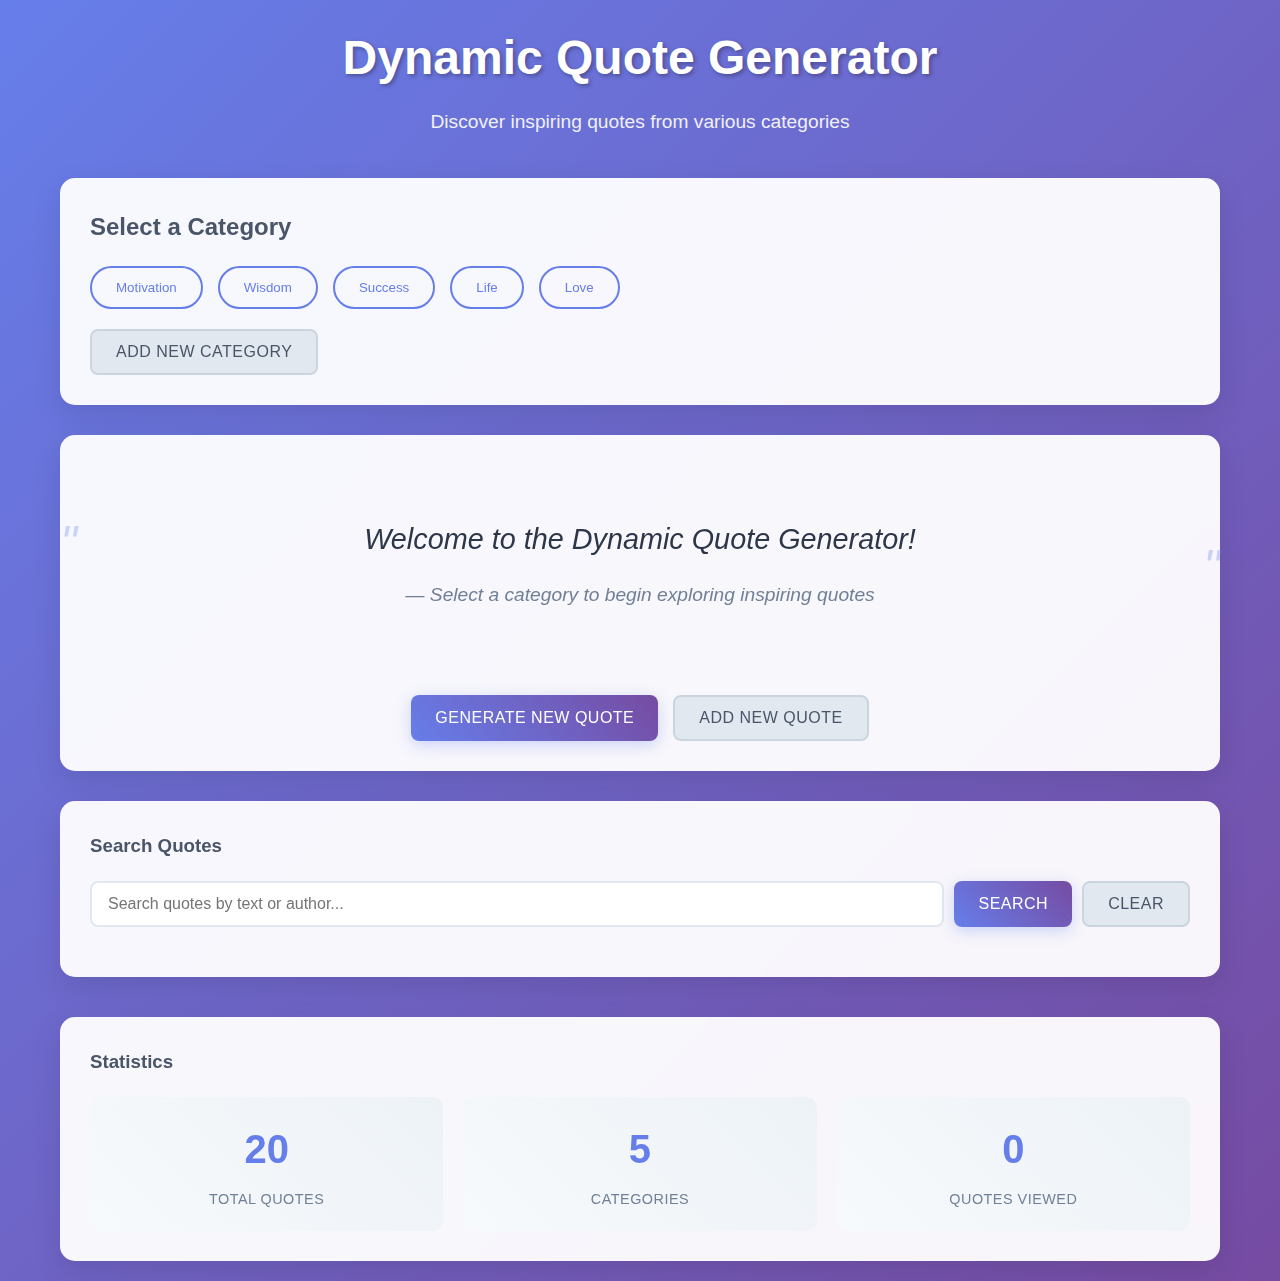
<file: index.html>
<!DOCTYPE html>
<html lang="en">
<head>
    <meta charset="UTF-8">
    <meta name="viewport" content="width=device-width, initial-scale=1.0">
    <title>Dynamic Quote Generator</title>
    <link rel="stylesheet" href="styles.css">
</head>
<body>
    <div class="container">
        <!-- Header Section -->
        <header class="header">
            <h1>Dynamic Quote Generator</h1>
            <p class="subtitle">Discover inspiring quotes from various categories</p>
        </header>

        <!-- Main Content Area -->
        <main class="main-content">
            <!-- Category Selection Section -->
            <section class="category-section">
                <h2>Select a Category</h2>
                <div class="category-container" id="categoryContainer">
                    <!-- Categories will be dynamically generated here -->
                </div>
                <button class="btn btn-secondary" id="addCategoryBtn">Add New Category</button>
            </section>

            <!-- Quote Display Section -->
            <section class="quote-section">
                <div class="quote-display" id="quoteDisplay">
                    <blockquote class="quote-text" id="quoteText">
                        Select a category to see inspiring quotes!
                    </blockquote>
                    <cite class="quote-author" id="quoteAuthor"></cite>
                </div>
                <div class="quote-controls">
                    <button class="btn btn-primary" id="generateQuoteBtn">Generate New Quote</button>
                    <button class="btn btn-secondary" id="addQuoteBtn">Add New Quote</button>
                </div>
            </section>

            <!-- Search and Filter Section -->
            <section class="search-section">
                <h3>Search Quotes</h3>
                <div class="search-container">
                    <input type="text" id="searchInput" placeholder="Search quotes by text or author..." class="search-input">
                    <button class="btn btn-primary" id="searchBtn">Search</button>
                    <button class="btn btn-secondary" id="clearSearchBtn">Clear</button>
                </div>
                <div class="search-results" id="searchResults">
                    <!-- Search results will be displayed here -->
                </div>
            </section>
        </main>

        <!-- Modal for Adding New Category -->
        <div class="modal" id="categoryModal">
            <div class="modal-content">
                <div class="modal-header">
                    <h3>Add New Category</h3>
                    <span class="close" id="closeCategoryModal">&times;</span>
                </div>
                <div class="modal-body">
                    <form id="categoryForm">
                        <div class="form-group">
                            <label for="categoryName">Category Name:</label>
                            <input type="text" id="categoryName" name="categoryName" required>
                        </div>
                        <div class="form-group">
                            <label for="categoryDescription">Description (optional):</label>
                            <textarea id="categoryDescription" name="categoryDescription" rows="3"></textarea>
                        </div>
                        <div class="form-actions">
                            <button type="submit" class="btn btn-primary">Add Category</button>
                            <button type="button" class="btn btn-secondary" id="cancelCategoryBtn">Cancel</button>
                        </div>
                    </form>
                </div>
            </div>
        </div>

        <!-- Modal for Adding New Quote -->
        <div class="modal" id="quoteModal">
            <div class="modal-content">
                <div class="modal-header">
                    <h3>Add New Quote</h3>
                    <span class="close" id="closeQuoteModal">&times;</span>
                </div>
                <div class="modal-body">
                    <form id="quoteForm">
                        <div class="form-group">
                            <label for="quoteTextInput">Quote Text:</label>
                            <textarea id="quoteTextInput" name="quoteText" rows="4" required></textarea>
                        </div>
                        <div class="form-group">
                            <label for="quoteAuthorInput">Author:</label>
                            <input type="text" id="quoteAuthorInput" name="quoteAuthor" required>
                        </div>
                        <div class="form-group">
                            <label for="quoteCategorySelect">Category:</label>
                            <select id="quoteCategorySelect" name="quoteCategory" required>
                                <!-- Options will be dynamically populated -->
                            </select>
                        </div>
                        <div class="form-actions">
                            <button type="submit" class="btn btn-primary">Add Quote</button>
                            <button type="button" class="btn btn-secondary" id="cancelQuoteBtn">Cancel</button>
                        </div>
                    </form>
                </div>
            </div>
        </div>

        <!-- Statistics Section -->
        <section class="stats-section">
            <h3>Statistics</h3>
            <div class="stats-container" id="statsContainer">
                <div class="stat-item">
                    <span class="stat-number" id="totalQuotes">0</span>
                    <span class="stat-label">Total Quotes</span>
                </div>
                <div class="stat-item">
                    <span class="stat-number" id="totalCategories">0</span>
                    <span class="stat-label">Categories</span>
                </div>
                <div class="stat-item">
                    <span class="stat-number" id="quotesViewed">0</span>
                    <span class="stat-label">Quotes Viewed</span>
                </div>
            </div>
        </section>
    </div>

    <!-- Loading Spinner -->
    <div class="loading-spinner" id="loadingSpinner">
        <div class="spinner"></div>
    </div>

    <!-- Toast Notifications -->
    <div class="toast-container" id="toastContainer">
        <!-- Toast messages will be dynamically added here -->
    </div>

    <script src="script.js"></script>
</body>
</html>
</file>
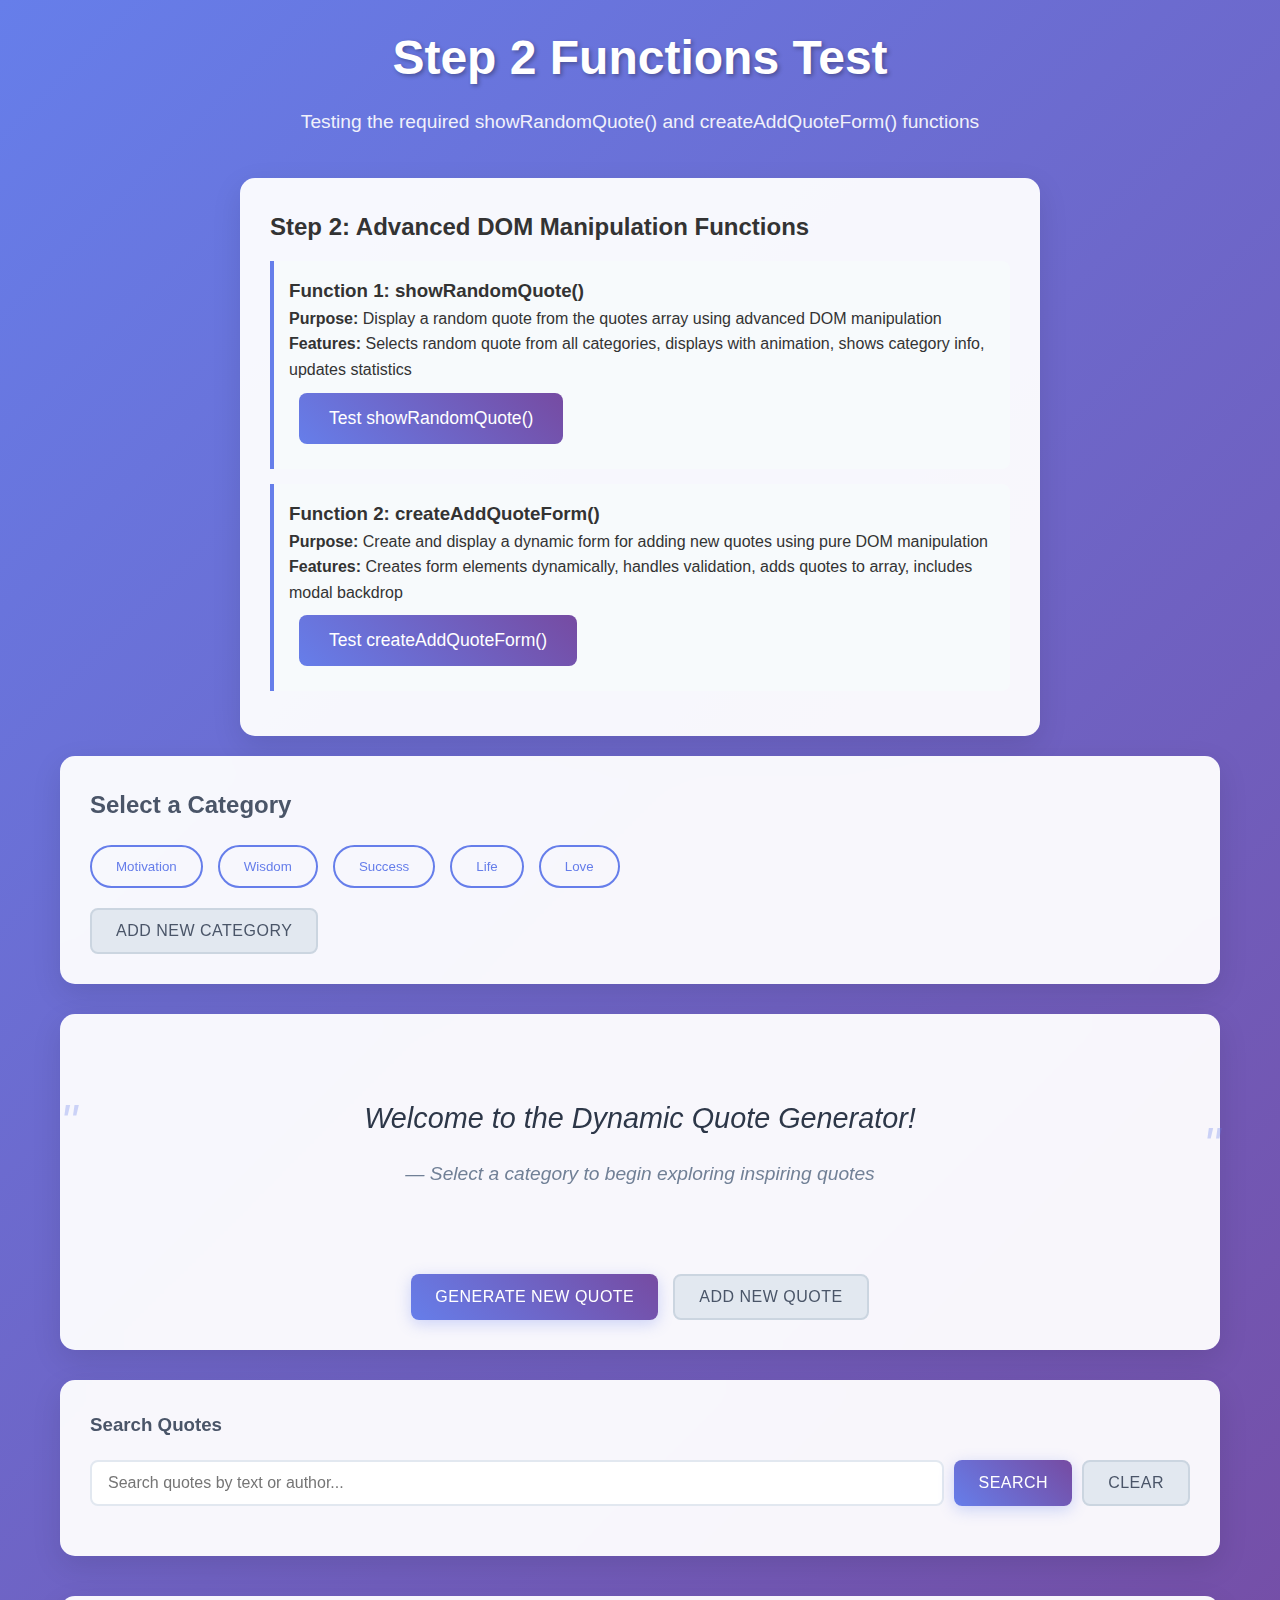
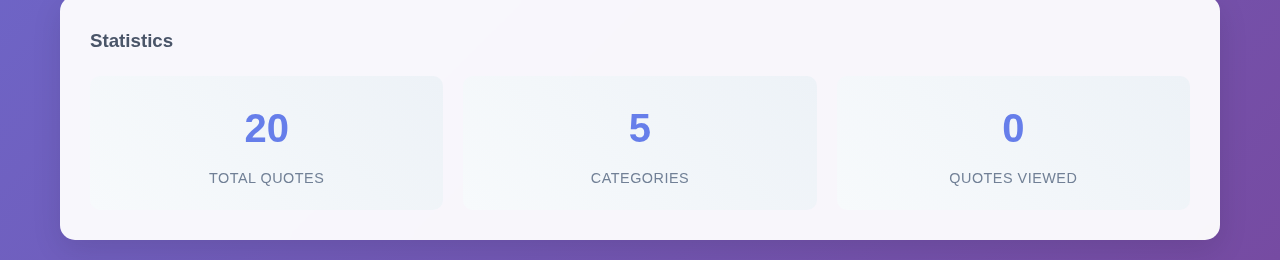
<file: test-step2-functions.html>
<!DOCTYPE html>
<html lang="en">
<head>
    <meta charset="UTF-8">
    <meta name="viewport" content="width=device-width, initial-scale=1.0">
    <title>Step 2 Functions Test - Dynamic Quote Generator</title>
    <link rel="stylesheet" href="styles.css">
    <style>
        .test-section {
            background: rgba(255, 255, 255, 0.95);
            border-radius: 15px;
            padding: 30px;
            margin: 20px auto;
            max-width: 800px;
            box-shadow: 0 10px 30px rgba(0, 0, 0, 0.1);
        }
        .test-button {
            padding: 15px 30px;
            margin: 10px;
            background: linear-gradient(45deg, #667eea, #764ba2);
            color: white;
            border: none;
            border-radius: 8px;
            cursor: pointer;
            font-size: 1.1rem;
            font-weight: 500;
            transition: all 0.3s ease;
        }
        .test-button:hover {
            transform: translateY(-2px);
            box-shadow: 0 6px 20px rgba(102, 126, 234, 0.4);
        }
        .function-info {
            background: #f7fafc;
            border-left: 4px solid #667eea;
            padding: 15px;
            margin: 15px 0;
            border-radius: 0 8px 8px 0;
        }
    </style>
</head>
<body>
    <div class="container">
        <header class="header">
            <h1>Step 2 Functions Test</h1>
            <p class="subtitle">Testing the required showRandomQuote() and createAddQuoteForm() functions</p>
        </header>

        <div class="test-section">
            <h2>Step 2: Advanced DOM Manipulation Functions</h2>
            
            <div class="function-info">
                <h3>Function 1: showRandomQuote()</h3>
                <p><strong>Purpose:</strong> Display a random quote from the quotes array using advanced DOM manipulation</p>
                <p><strong>Features:</strong> Selects random quote from all categories, displays with animation, shows category info, updates statistics</p>
                <button class="test-button" onclick="showRandomQuote()">Test showRandomQuote()</button>
            </div>

            <div class="function-info">
                <h3>Function 2: createAddQuoteForm()</h3>
                <p><strong>Purpose:</strong> Create and display a dynamic form for adding new quotes using pure DOM manipulation</p>
                <p><strong>Features:</strong> Creates form elements dynamically, handles validation, adds quotes to array, includes modal backdrop</p>
                <button class="test-button" onclick="createAddQuoteForm()">Test createAddQuoteForm()</button>
            </div>
        </div>

        <!-- Include the original HTML structure for the functions to work -->
        <div class="main-content">
            <section class="category-section">
                <h2>Select a Category</h2>
                <div class="category-container" id="categoryContainer">
                    <!-- Categories will be dynamically generated here -->
                </div>
                <button class="btn btn-secondary" id="addCategoryBtn">Add New Category</button>
            </section>

            <section class="quote-section">
                <div class="quote-display" id="quoteDisplay">
                    <blockquote class="quote-text" id="quoteText">
                        Click "Test showRandomQuote()" to see a random quote!
                    </blockquote>
                    <cite class="quote-author" id="quoteAuthor"></cite>
                </div>
                <div class="quote-controls">
                    <button class="btn btn-primary" id="generateQuoteBtn">Generate New Quote</button>
                    <button class="btn btn-secondary" id="addQuoteBtn">Add New Quote</button>
                </div>
            </section>

            <section class="search-section">
                <h3>Search Quotes</h3>
                <div class="search-container">
                    <input type="text" id="searchInput" placeholder="Search quotes by text or author..." class="search-input">
                    <button class="btn btn-primary" id="searchBtn">Search</button>
                    <button class="btn btn-secondary" id="clearSearchBtn">Clear</button>
                </div>
                <div class="search-results" id="searchResults">
                    <!-- Search results will be displayed here -->
                </div>
            </section>
        </div>

        <!-- Modal for Adding New Category -->
        <div class="modal" id="categoryModal">
            <div class="modal-content">
                <div class="modal-header">
                    <h3>Add New Category</h3>
                    <span class="close" id="closeCategoryModal">&times;</span>
                </div>
                <div class="modal-body">
                    <form id="categoryForm">
                        <div class="form-group">
                            <label for="categoryName">Category Name:</label>
                            <input type="text" id="categoryName" name="categoryName" required>
                        </div>
                        <div class="form-group">
                            <label for="categoryDescription">Description (optional):</label>
                            <textarea id="categoryDescription" name="categoryDescription" rows="3"></textarea>
                        </div>
                        <div class="form-actions">
                            <button type="submit" class="btn btn-primary">Add Category</button>
                            <button type="button" class="btn btn-secondary" id="cancelCategoryBtn">Cancel</button>
                        </div>
                    </form>
                </div>
            </div>
        </div>

        <!-- Modal for Adding New Quote -->
        <div class="modal" id="quoteModal">
            <div class="modal-content">
                <div class="modal-header">
                    <h3>Add New Quote</h3>
                    <span class="close" id="closeQuoteModal">&times;</span>
                </div>
                <div class="modal-body">
                    <form id="quoteForm">
                        <div class="form-group">
                            <label for="quoteTextInput">Quote Text:</label>
                            <textarea id="quoteTextInput" name="quoteText" rows="4" required></textarea>
                        </div>
                        <div class="form-group">
                            <label for="quoteAuthorInput">Author:</label>
                            <input type="text" id="quoteAuthorInput" name="quoteAuthor" required>
                        </div>
                        <div class="form-group">
                            <label for="quoteCategorySelect">Category:</label>
                            <select id="quoteCategorySelect" name="quoteCategory" required>
                                <!-- Options will be dynamically populated -->
                            </select>
                        </div>
                        <div class="form-actions">
                            <button type="submit" class="btn btn-primary">Add Quote</button>
                            <button type="button" class="btn btn-secondary" id="cancelQuoteBtn">Cancel</button>
                        </div>
                    </form>
                </div>
            </div>
        </div>

        <!-- Statistics Section -->
        <section class="stats-section">
            <h3>Statistics</h3>
            <div class="stats-container" id="statsContainer">
                <div class="stat-item">
                    <span class="stat-number" id="totalQuotes">0</span>
                    <span class="stat-label">Total Quotes</span>
                </div>
                <div class="stat-item">
                    <span class="stat-number" id="totalCategories">0</span>
                    <span class="stat-label">Categories</span>
                </div>
                <div class="stat-item">
                    <span class="stat-number" id="quotesViewed">0</span>
                    <span class="stat-label">Quotes Viewed</span>
                </div>
            </div>
        </section>
    </div>

    <!-- Loading Spinner -->
    <div class="loading-spinner" id="loadingSpinner">
        <div class="spinner"></div>
    </div>

    <!-- Toast Notifications -->
    <div class="toast-container" id="toastContainer">
        <!-- Toast messages will be dynamically added here -->
    </div>

    <script src="script.js"></script>
</body>
</html>
</file>
<file: styles.css>
/* Reset and Base Styles */
* {
    margin: 0;
    padding: 0;
    box-sizing: border-box;
}

body {
    font-family: 'Segoe UI', Tahoma, Geneva, Verdana, sans-serif;
    line-height: 1.6;
    color: #333;
    background: linear-gradient(135deg, #667eea 0%, #764ba2 100%);
    min-height: 100vh;
}

.container {
    max-width: 1200px;
    margin: 0 auto;
    padding: 20px;
}

/* Header Styles */
.header {
    text-align: center;
    margin-bottom: 40px;
    color: white;
}

.header h1 {
    font-size: 3rem;
    font-weight: 700;
    margin-bottom: 10px;
    text-shadow: 2px 2px 4px rgba(0, 0, 0, 0.3);
}

.subtitle {
    font-size: 1.2rem;
    opacity: 0.9;
    font-weight: 300;
}

/* Main Content */
.main-content {
    display: grid;
    gap: 30px;
    margin-bottom: 40px;
}

/* Section Styles */
section {
    background: rgba(255, 255, 255, 0.95);
    border-radius: 15px;
    padding: 30px;
    box-shadow: 0 10px 30px rgba(0, 0, 0, 0.1);
    backdrop-filter: blur(10px);
    transition: transform 0.3s ease, box-shadow 0.3s ease;
}

section:hover {
    transform: translateY(-5px);
    box-shadow: 0 15px 40px rgba(0, 0, 0, 0.15);
}

section h2, section h3 {
    color: #4a5568;
    margin-bottom: 20px;
    font-weight: 600;
}

/* Category Section */
.category-container {
    display: flex;
    flex-wrap: wrap;
    gap: 15px;
    margin-bottom: 20px;
}

.category-btn {
    padding: 12px 24px;
    border: 2px solid #667eea;
    background: transparent;
    color: #667eea;
    border-radius: 25px;
    cursor: pointer;
    font-weight: 500;
    transition: all 0.3s ease;
    position: relative;
    overflow: hidden;
}

.category-btn:hover {
    background: #667eea;
    color: white;
    transform: translateY(-2px);
    box-shadow: 0 5px 15px rgba(102, 126, 234, 0.4);
}

.category-btn.active {
    background: #667eea;
    color: white;
    box-shadow: 0 5px 15px rgba(102, 126, 234, 0.4);
}

.category-btn::before {
    content: '';
    position: absolute;
    top: 0;
    left: -100%;
    width: 100%;
    height: 100%;
    background: linear-gradient(90deg, transparent, rgba(255, 255, 255, 0.2), transparent);
    transition: left 0.5s;
}

.category-btn:hover::before {
    left: 100%;
}

/* Quote Display */
.quote-display {
    text-align: center;
    margin-bottom: 30px;
    min-height: 200px;
    display: flex;
    flex-direction: column;
    justify-content: center;
    position: relative;
}

.quote-text {
    font-size: 1.8rem;
    font-style: italic;
    color: #2d3748;
    margin-bottom: 20px;
    line-height: 1.4;
    position: relative;
    animation: fadeIn 0.6s ease-in-out;
}

.quote-text::before,
.quote-text::after {
    content: '"';
    font-size: 3rem;
    color: #667eea;
    opacity: 0.3;
    position: absolute;
}

.quote-text::before {
    top: -10px;
    left: -30px;
}

.quote-text::after {
    bottom: -40px;
    right: -30px;
}

.quote-author {
    font-size: 1.2rem;
    color: #718096;
    font-weight: 500;
    animation: slideUp 0.6s ease-in-out 0.2s both;
}

.quote-author::before {
    content: '— ';
}

/* Quote Controls */
.quote-controls {
    display: flex;
    gap: 15px;
    justify-content: center;
    flex-wrap: wrap;
}

/* Button Styles */
.btn {
    padding: 12px 24px;
    border: none;
    border-radius: 8px;
    cursor: pointer;
    font-size: 1rem;
    font-weight: 500;
    transition: all 0.3s ease;
    position: relative;
    overflow: hidden;
    text-transform: uppercase;
    letter-spacing: 0.5px;
}

.btn-primary {
    background: linear-gradient(45deg, #667eea, #764ba2);
    color: white;
    box-shadow: 0 4px 15px rgba(102, 126, 234, 0.3);
}

.btn-primary:hover {
    transform: translateY(-2px);
    box-shadow: 0 6px 20px rgba(102, 126, 234, 0.4);
}

.btn-secondary {
    background: #e2e8f0;
    color: #4a5568;
    border: 2px solid #cbd5e0;
}

.btn-secondary:hover {
    background: #cbd5e0;
    transform: translateY(-2px);
}

.btn:active {
    transform: translateY(0);
}

/* Search Section */
.search-container {
    display: flex;
    gap: 10px;
    margin-bottom: 20px;
    flex-wrap: wrap;
}

.search-input {
    flex: 1;
    padding: 12px 16px;
    border: 2px solid #e2e8f0;
    border-radius: 8px;
    font-size: 1rem;
    transition: border-color 0.3s ease;
    min-width: 250px;
}

.search-input:focus {
    outline: none;
    border-color: #667eea;
    box-shadow: 0 0 0 3px rgba(102, 126, 234, 0.1);
}

.search-results {
    max-height: 300px;
    overflow-y: auto;
    border-radius: 8px;
}

.search-result-item {
    padding: 15px;
    border-bottom: 1px solid #e2e8f0;
    cursor: pointer;
    transition: background-color 0.3s ease;
}

.search-result-item:hover {
    background-color: #f7fafc;
}

.search-result-item:last-child {
    border-bottom: none;
}

.search-result-quote {
    font-style: italic;
    margin-bottom: 5px;
    color: #2d3748;
}

.search-result-author {
    font-size: 0.9rem;
    color: #718096;
}

/* Modal Styles */
.modal {
    display: none;
    position: fixed;
    z-index: 1000;
    left: 0;
    top: 0;
    width: 100%;
    height: 100%;
    background-color: rgba(0, 0, 0, 0.5);
    backdrop-filter: blur(5px);
    animation: fadeIn 0.3s ease-in-out;
}

.modal.show {
    display: flex;
    align-items: center;
    justify-content: center;
}

.modal-content {
    background: white;
    border-radius: 15px;
    width: 90%;
    max-width: 500px;
    max-height: 90vh;
    overflow-y: auto;
    animation: slideIn 0.3s ease-in-out;
    box-shadow: 0 20px 60px rgba(0, 0, 0, 0.3);
}

.modal-header {
    display: flex;
    justify-content: space-between;
    align-items: center;
    padding: 20px 30px;
    border-bottom: 1px solid #e2e8f0;
}

.modal-header h3 {
    margin: 0;
    color: #2d3748;
}

.close {
    font-size: 28px;
    font-weight: bold;
    cursor: pointer;
    color: #a0aec0;
    transition: color 0.3s ease;
}

.close:hover {
    color: #2d3748;
}

.modal-body {
    padding: 30px;
}

/* Form Styles */
.form-group {
    margin-bottom: 20px;
}

.form-group label {
    display: block;
    margin-bottom: 8px;
    font-weight: 500;
    color: #4a5568;
}

.form-group input,
.form-group textarea,
.form-group select {
    width: 100%;
    padding: 12px 16px;
    border: 2px solid #e2e8f0;
    border-radius: 8px;
    font-size: 1rem;
    transition: border-color 0.3s ease;
    font-family: inherit;
}

.form-group input:focus,
.form-group textarea:focus,
.form-group select:focus {
    outline: none;
    border-color: #667eea;
    box-shadow: 0 0 0 3px rgba(102, 126, 234, 0.1);
}

.form-group textarea {
    resize: vertical;
    min-height: 100px;
}

.form-actions {
    display: flex;
    gap: 15px;
    justify-content: flex-end;
    margin-top: 30px;
}

/* Statistics Section */
.stats-container {
    display: grid;
    grid-template-columns: repeat(auto-fit, minmax(150px, 1fr));
    gap: 20px;
}

.stat-item {
    text-align: center;
    padding: 20px;
    background: linear-gradient(45deg, #f7fafc, #edf2f7);
    border-radius: 10px;
    transition: transform 0.3s ease;
}

.stat-item:hover {
    transform: scale(1.05);
}

.stat-number {
    display: block;
    font-size: 2.5rem;
    font-weight: bold;
    color: #667eea;
    margin-bottom: 5px;
}

.stat-label {
    font-size: 0.9rem;
    color: #718096;
    text-transform: uppercase;
    letter-spacing: 0.5px;
}

/* Loading Spinner */
.loading-spinner {
    display: none;
    position: fixed;
    top: 0;
    left: 0;
    width: 100%;
    height: 100%;
    background: rgba(255, 255, 255, 0.8);
    z-index: 9999;
    justify-content: center;
    align-items: center;
}

.loading-spinner.show {
    display: flex;
}

.spinner {
    width: 50px;
    height: 50px;
    border: 5px solid #e2e8f0;
    border-top: 5px solid #667eea;
    border-radius: 50%;
    animation: spin 1s linear infinite;
}

/* Toast Notifications */
.toast-container {
    position: fixed;
    top: 20px;
    right: 20px;
    z-index: 10000;
}

.toast {
    background: white;
    border-radius: 8px;
    padding: 15px 20px;
    margin-bottom: 10px;
    box-shadow: 0 5px 15px rgba(0, 0, 0, 0.1);
    border-left: 4px solid #667eea;
    animation: slideInRight 0.3s ease-in-out;
    max-width: 300px;
}

.toast.success {
    border-left-color: #48bb78;
}

.toast.error {
    border-left-color: #f56565;
}

.toast.warning {
    border-left-color: #ed8936;
}

/* Animations */
@keyframes fadeIn {
    from {
        opacity: 0;
        transform: translateY(20px);
    }
    to {
        opacity: 1;
        transform: translateY(0);
    }
}

@keyframes slideUp {
    from {
        opacity: 0;
        transform: translateY(30px);
    }
    to {
        opacity: 1;
        transform: translateY(0);
    }
}

@keyframes slideIn {
    from {
        opacity: 0;
        transform: scale(0.8);
    }
    to {
        opacity: 1;
        transform: scale(1);
    }
}

@keyframes slideInRight {
    from {
        opacity: 0;
        transform: translateX(100%);
    }
    to {
        opacity: 1;
        transform: translateX(0);
    }
}

@keyframes spin {
    0% { transform: rotate(0deg); }
    100% { transform: rotate(360deg); }
}

/* Responsive Design */
@media (max-width: 768px) {
    .container {
        padding: 15px;
    }
    
    .header h1 {
        font-size: 2.5rem;
    }
    
    .quote-text {
        font-size: 1.4rem;
    }
    
    .quote-text::before,
    .quote-text::after {
        font-size: 2rem;
    }
    
    .quote-text::before {
        left: -20px;
    }
    
    .quote-text::after {
        right: -20px;
    }
    
    .category-container {
        justify-content: center;
    }
    
    .quote-controls {
        flex-direction: column;
        align-items: center;
    }
    
    .search-container {
        flex-direction: column;
    }
    
    .search-input {
        min-width: auto;
    }
    
    .form-actions {
        flex-direction: column;
    }
    
    .stats-container {
        grid-template-columns: repeat(auto-fit, minmax(120px, 1fr));
    }
    
    .stat-number {
        font-size: 2rem;
    }
}

@media (max-width: 480px) {
    section {
        padding: 20px;
    }
    
    .modal-content {
        width: 95%;
        margin: 10px;
    }
    
    .modal-header,
    .modal-body {
        padding: 20px;
    }
    
    .header h1 {
        font-size: 2rem;
    }
    
    .quote-text {
        font-size: 1.2rem;
    }
}

/* Utility Classes */
.hidden {
    display: none !important;
}

.fade-in {
    animation: fadeIn 0.6s ease-in-out;
}

.slide-up {
    animation: slideUp 0.6s ease-in-out;
}

/* Custom Scrollbar */
::-webkit-scrollbar {
    width: 8px;
}

::-webkit-scrollbar-track {
    background: #f1f1f1;
    border-radius: 4px;
}

::-webkit-scrollbar-thumb {
    background: #667eea;
    border-radius: 4px;
}

::-webkit-scrollbar-thumb:hover {
    background: #5a67d8;
}
</file>
